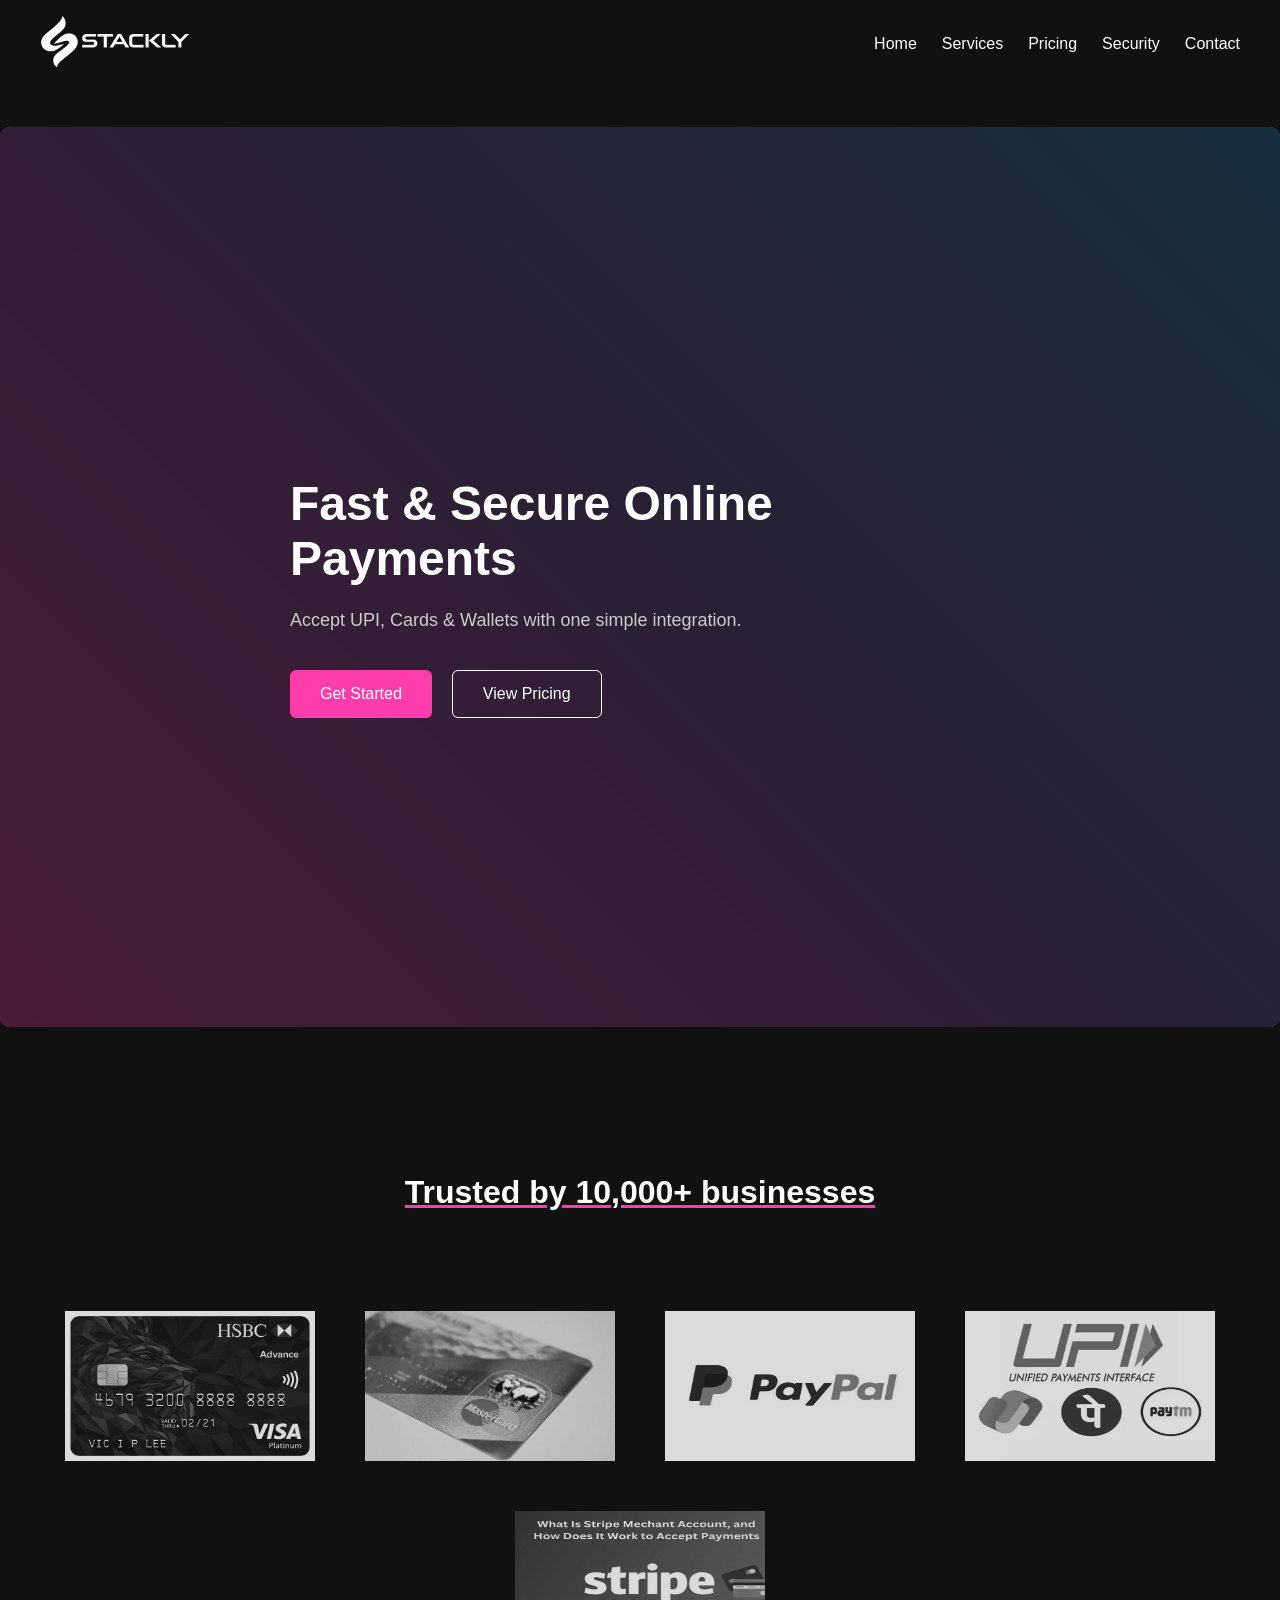
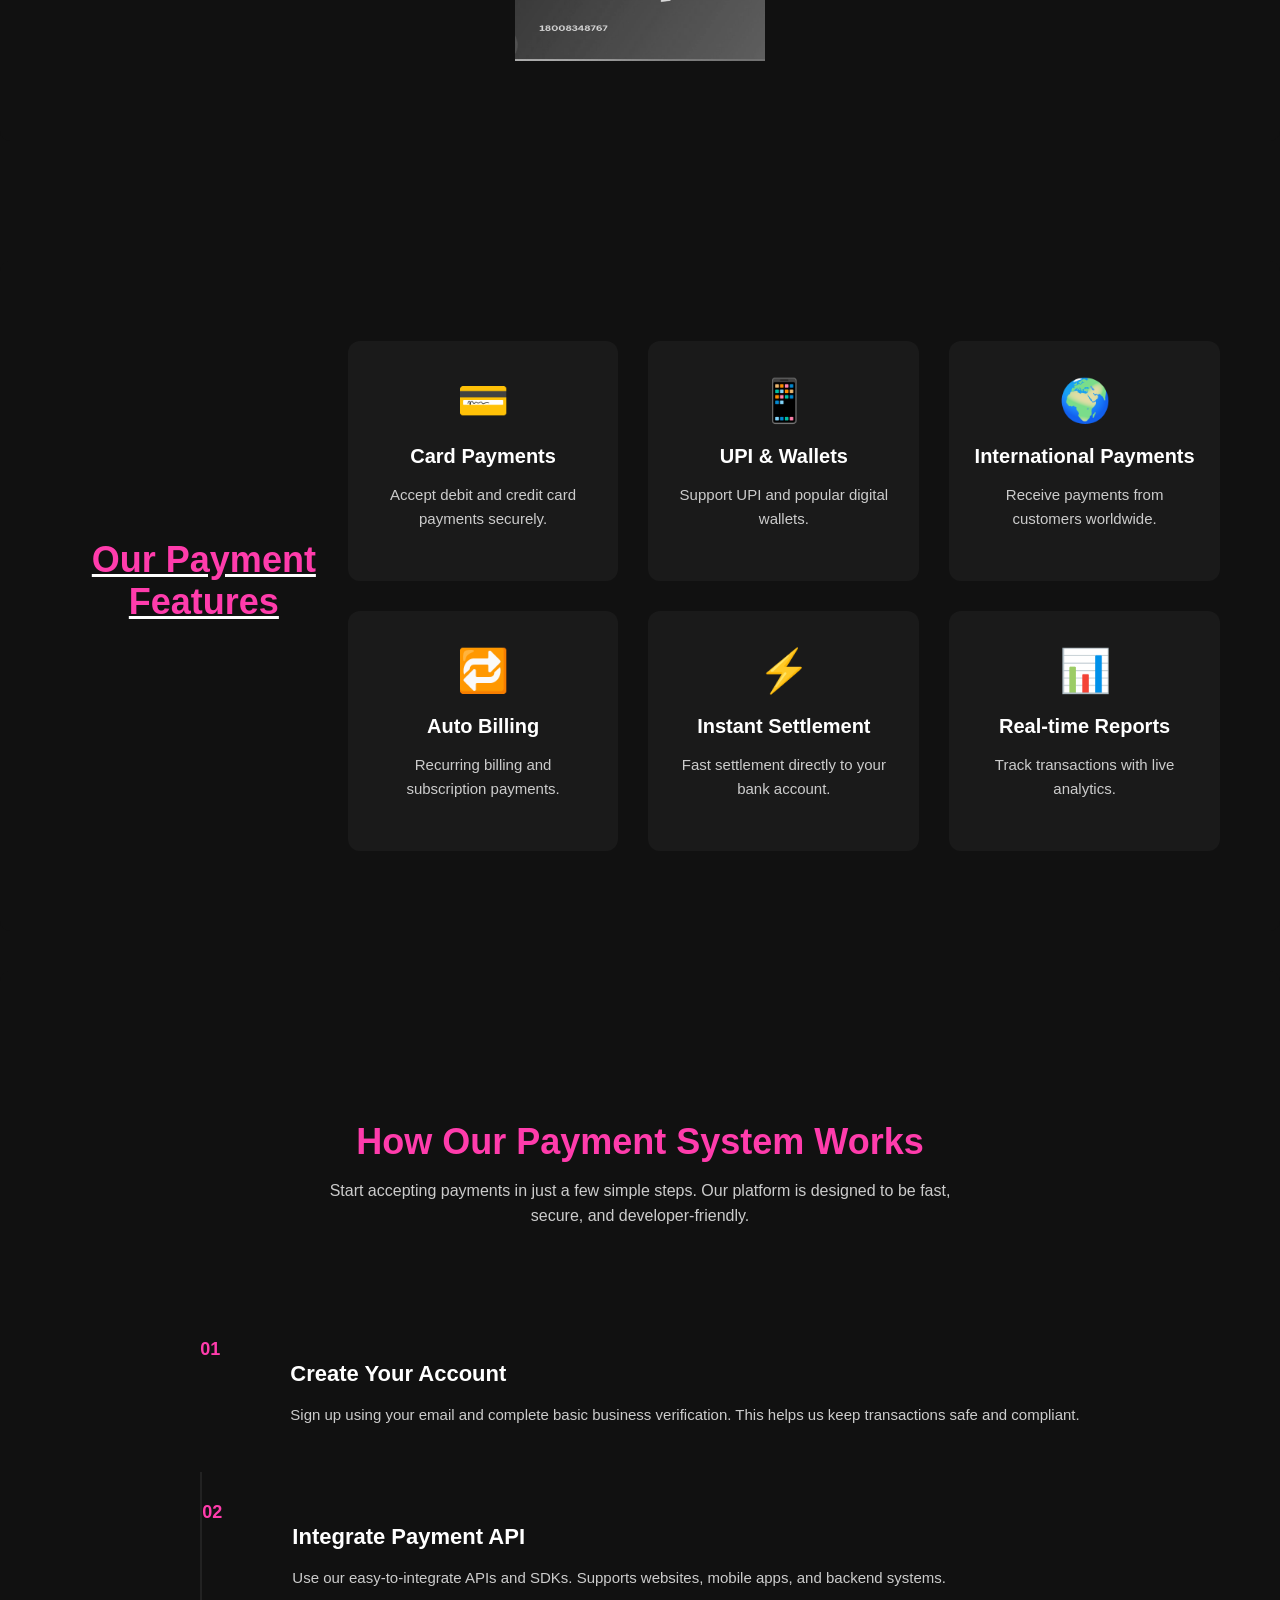
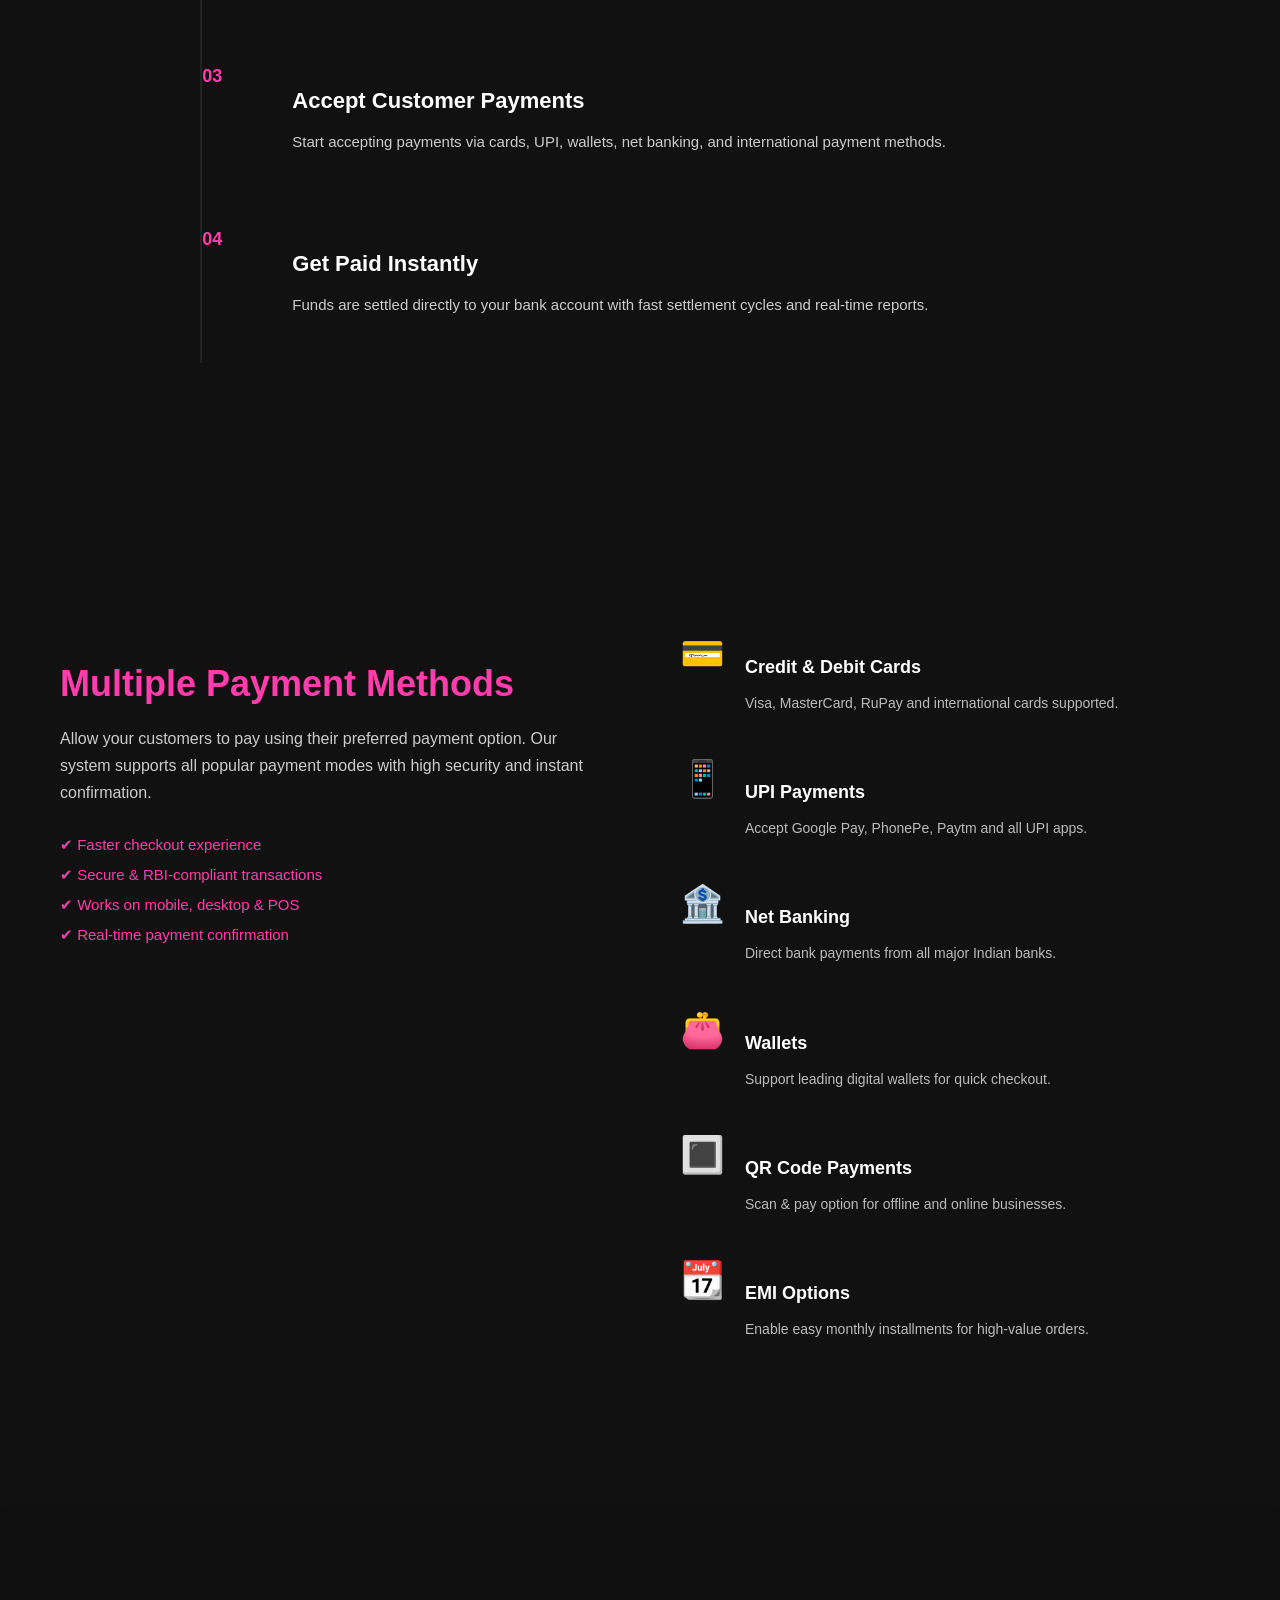
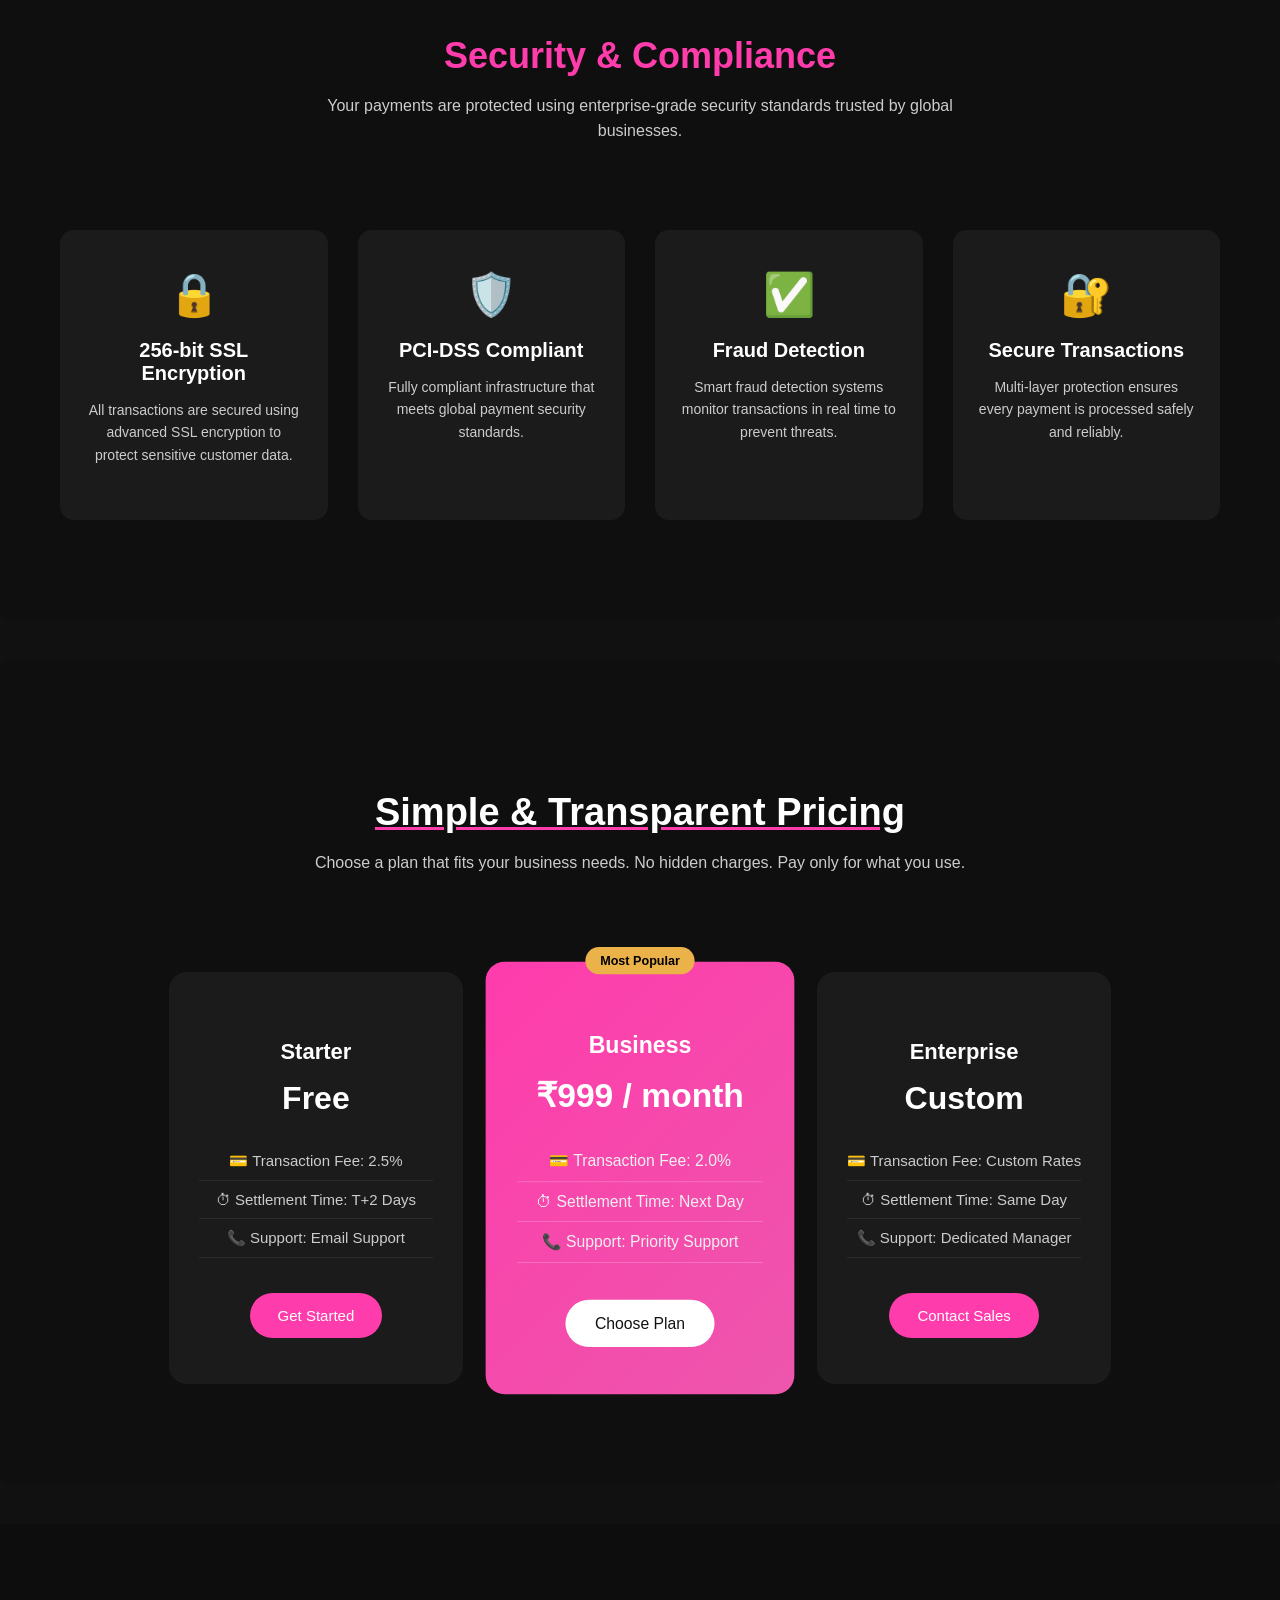
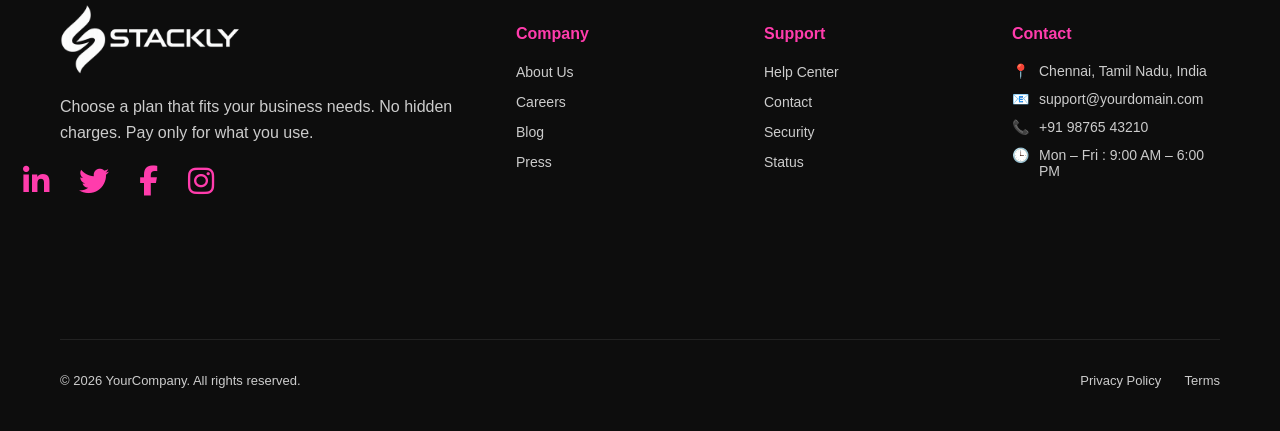
<file: index.html>
<!DOCTYPE html>
<html lang="en">

<head>
  <meta charset="UTF-8">
  <meta name="viewport" content="width=device-width, initial-scale=1.0">
  <title>Payment</title>
  <link rel="stylesheet" href="./style.css">


  <link rel="stylesheet" href="https://cdnjs.cloudflare.com/ajax/libs/font-awesome/6.5.1/css/all.min.css">

</head>

<body>

  <nav>
    <a href="#">
      <img src="./logo 2.webp" alt="Logo" class="logo">
    </a>
    <!-- <img src="./logo 2.webp" alt="Logo" class="logo"> -->


    <!-- Hamburger -->
    <div class="hamburger" id="hamburger">☰</div>

    <ul id="nav-links">
      <li><a href="#">Home</a></li>
      <li><a href="./404.html">Services</a></li>
      <li><a href="./404.html">Pricing</a></li>
      <li><a href="./404.html">Security</a></li>
      <li><a href="./404.html">Contact</a></li>
    </ul>
  </nav>





  <section class="hero sec fade">
    <!-- Background Video -->
    <video class="hero-video" autoplay muted loop playsinline>
      <source src="./herovc.mp4" type="video/mp4">
      Your browser does not support the video tag.
    </video>

    <!-- Overlay -->
    <div class="overlay"></div>

    <!-- Content -->
    <div class="hero-content">
      <h1>Fast & Secure Online Payments</h1>
      <p>Accept UPI, Cards & Wallets with one simple integration.</p>

      <div class="hero-buttons">
        <button onclick="window.location.href='./404.html'" class="btn primary">Get Started</button>
        <button onclick="window.location.href='./404.html'" class="btn secondary">View Pricing</button>
      </div>
    </div>
  </section>





  <section class="trusted sec left">
    <h1 class="trusted-text">Trusted by 10,000+ businesses</h1>

    <div class="partners">
      <img src="./visa.webp" alt="Visa">
      <img src="./mastercard.webp" alt="MasterCard">
      <img src="./paypal.webp" alt="PayPal">
      <img src="./upi.webp" alt="UPI">
      <img src="./stripe.webp" alt="Stripe">
    </div>
  </section>





  <section class="features sec right">
    <h2 class="features-title">Our Payment Features</h2>

    <div class="features-grid">

      <div class="feature-card">
        <span>💳</span>
        <h3>Card Payments</h3>
        <p>Accept debit and credit card payments securely.</p>
      </div>

      <div class="feature-card">
        <span>📱</span>
        <h3>UPI & Wallets</h3>
        <p>Support UPI and popular digital wallets.</p>
      </div>

      <div class="feature-card">
        <span>🌍</span>
        <h3>International Payments</h3>
        <p>Receive payments from customers worldwide.</p>
      </div>

      <div class="feature-card">
        <span>🔁</span>
        <h3>Auto Billing</h3>
        <p>Recurring billing and subscription payments.</p>
      </div>

      <div class="feature-card">
        <span>⚡</span>
        <h3>Instant Settlement</h3>
        <p>Fast settlement directly to your bank account.</p>
      </div>

      <div class="feature-card">
        <span>📊</span>
        <h3>Real-time Reports</h3>
        <p>Track transactions with live analytics.</p>
      </div>

    </div>
  </section>










  <section class="how-it-works sec zoom">

    <h2 class="how-title">How Our Payment System Works</h2>
    <p class="how-subtitle">
      Start accepting payments in just a few simple steps.
      Our platform is designed to be fast, secure, and developer-friendly.
    </p>

    <ol class="how-steps">

      <li class="how-step">
        <span class="step-number">01</span>
        <div class="step-content">
          <h3>Create Your Account</h3>
          <p>
            Sign up using your email and complete basic business verification.
            This helps us keep transactions safe and compliant.
          </p>
        </div>
      </li>

      <li class="how-step">
        <span class="step-number">02</span>
        <div class="step-content">
          <h3>Integrate Payment API</h3>
          <p>
            Use our easy-to-integrate APIs and SDKs.
            Supports websites, mobile apps, and backend systems.
          </p>
        </div>
      </li>

      <li class="how-step">
        <span class="step-number">03</span>
        <div class="step-content">
          <h3>Accept Customer Payments</h3>
          <p>
            Start accepting payments via cards, UPI, wallets, net banking,
            and international payment methods.
          </p>
        </div>
      </li>

      <li class="how-step">
        <span class="step-number">04</span>
        <div class="step-content">
          <h3>Get Paid Instantly</h3>
          <p>
            Funds are settled directly to your bank account with fast
            settlement cycles and real-time reports.
          </p>
        </div>
      </li>

    </ol>

  </section>












  <section class="payment-methods sec rotate">
    <div class="payment-wrapper">

      <!-- LEFT CONTENT -->
      <div class="payment-info">
        <h2>Multiple Payment Methods</h2>

        <p>
          Allow your customers to pay using their preferred payment option.
          Our system supports all popular payment modes with high security
          and instant confirmation.
        </p>

        <ul class="payment-points">
          <li>✔ Faster checkout experience</li>
          <li>✔ Secure & RBI-compliant transactions</li>
          <li>✔ Works on mobile, desktop & POS</li>
          <li>✔ Real-time payment confirmation</li>
        </ul>
      </div>

      <!-- RIGHT LIST -->
      <div class="payment-list">

        <div class="payment-item">
          <span class="icon">💳</span>
          <div>
            <h4>Credit & Debit Cards</h4>
            <p>Visa, MasterCard, RuPay and international cards supported.</p>
          </div>
        </div>

        <div class="payment-item">
          <span class="icon">📱</span>
          <div>
            <h4>UPI Payments</h4>
            <p>Accept Google Pay, PhonePe, Paytm and all UPI apps.</p>
          </div>
        </div>

        <div class="payment-item">
          <span class="icon">🏦</span>
          <div>
            <h4>Net Banking</h4>
            <p>Direct bank payments from all major Indian banks.</p>
          </div>
        </div>

        <div class="payment-item">
          <span class="icon">👛</span>
          <div>
            <h4>Wallets</h4>
            <p>Support leading digital wallets for quick checkout.</p>
          </div>
        </div>

        <div class="payment-item">
          <span class="icon">🔳</span>
          <div>
            <h4>QR Code Payments</h4>
            <p>Scan & pay option for offline and online businesses.</p>
          </div>
        </div>

        <div class="payment-item">
          <span class="icon">📆</span>
          <div>
            <h4>EMI Options</h4>
            <p>Enable easy monthly installments for high-value orders.</p>
          </div>
        </div>

      </div>

    </div>
  </section>











  <section class="security-section sec fade">
    <div class="security-header">
      <h2>Security & Compliance</h2>
      <p>
        Your payments are protected using enterprise-grade security
        standards trusted by global businesses.
      </p>
    </div>

    <div class="security-cards">

      <div class="security-card">
        <div class="icon">🔒</div>
        <h3>256-bit SSL Encryption</h3>
        <p>
          All transactions are secured using advanced SSL encryption
          to protect sensitive customer data.
        </p>
      </div>

      <div class="security-card">
        <div class="icon">🛡️</div>
        <h3>PCI-DSS Compliant</h3>
        <p>
          Fully compliant infrastructure that meets global payment
          security standards.
        </p>
      </div>

      <div class="security-card">
        <div class="icon">✅</div>
        <h3>Fraud Detection</h3>
        <p>
          Smart fraud detection systems monitor transactions
          in real time to prevent threats.
        </p>
      </div>

      <div class="security-card">
        <div class="icon">🔐</div>
        <h3>Secure Transactions</h3>
        <p>
          Multi-layer protection ensures every payment
          is processed safely and reliably.
        </p>
      </div>

    </div>
  </section>









  <section class="pricing-section sec fade">
    <div class="pricing-header">
      <h2>Simple & Transparent Pricing</h2>
      <p>
        Choose a plan that fits your business needs.
        No hidden charges. Pay only for what you use.
      </p>
    </div>

    <div class="pricing-cards">

      <!-- STARTER -->
      <div class="pricing-card">
        <h3>Starter</h3>
        <div class="price">Free</div>

        <ul class="pricing-features">
          <li>💳 Transaction Fee: 2.5%</li>
          <li>⏱ Settlement Time: T+2 Days</li>
          <li>📞 Support: Email Support</li>
        </ul>

        <button onclick="window.location.href='./404.html'" class="pricing-btn">Get Started</button>
      </div>

      <!-- BUSINESS (HIGHLIGHTED) -->
      <div class="pricing-card popular">
        <span class="badge">Most Popular</span>
        <h3>Business</h3>
        <div class="price">₹999 / month</div>

        <ul class="pricing-features">
          <li>💳 Transaction Fee: 2.0%</li>
          <li>⏱ Settlement Time: Next Day</li>
          <li>📞 Support: Priority Support</li>
        </ul>

        <button onclick="window.location.href='./404.html'" class="pricing-btn">Choose Plan</button>
      </div>

      <!-- ENTERPRISE -->
      <div class="pricing-card">
        <h3>Enterprise</h3>
        <div class="price">Custom</div>

        <ul class="pricing-features">
          <li>💳 Transaction Fee: Custom Rates</li>
          <li>⏱ Settlement Time: Same Day</li>
          <li>📞 Support: Dedicated Manager</li>
        </ul>

        <button onclick="window.location.href='./404.html'" class="pricing-btn">Contact Sales</button>
      </div>

    </div>
  </section>







  <!-- =========================
     FOOTER
========================= -->
  <footer class="footer">

    <div class="footer-container">

      <!-- BRAND -->
      <div class="pricing-header">
        <a href="#"><img src="./logo 2.webp" alt="" width="180px" height="70px"></a>
        <p>
          Choose a plan that fits your business needs.
          No hidden charges. Pay only for what you use.
        </p>

        <div class="pricing-social">
          <a href="#"><i class="fa-brands fa-linkedin-in"></i></a>
          <a href="#"><i class="fa-brands fa-twitter"></i></a>
          <a href="#"><i class="fa-brands fa-facebook-f"></i></a>
          <a href="#"><i class="fa-brands fa-instagram"></i></a>
        </div>
      </div>


      <!-- COMPANY -->
      <div class="footer-col ft">
        <h4>Company</h4>
        <ul>
          <li><a href="./404.html">About Us</a></li>
          <li><a href="./404.html">Careers</a></li>
          <li><a href="./404.html">Blog</a></li>
          <li><a href="./404.html">Press</a></li>
        </ul>
      </div>



      <!-- SUPPORT -->
      <div class="footer-col ft">
        <h4>Support</h4>
        <ul>
          <li><a href="./404.html">Help Center</a></li>
          <li><a href="./404.html">Contact</a></li>
          <li><a href="./404.html">Security</a></li>
          <li><a href="./404.html">Status</a></li>
        </ul>
      </div>


      <div class="footer-col">
        <h4>Contact</h4>

        <ul class="contact-list">
          <li>
            📍 <span>Chennai, Tamil Nadu, India</span>
          </li>

          <li>
            📧 <a href="./404.html">
              support@yourdomain.com
            </a>
          </li>

          <li>
            📞 <a href="./404.html">
              +91 98765 43210
            </a>
          </li>

          <li>
            🕒 <span>Mon – Fri : 9:00 AM – 6:00 PM</span>
          </li>
        </ul>
      </div>

    </div>

    <!-- BOTTOM -->
    <div class="footer-bottom">
      <p>© 2026 YourCompany. All rights reserved.</p>
      <div class="footer-links">
        <a href="./404.html">Privacy Policy</a>
        <a href="./404.html">Terms</a>
      </div>
    </div>

  </footer>





  <script src="./script.js"></script>
</body>

</html>
</file>
<file: style.css>
/* =========================
   GLOBAL
========================= */
* {
  box-sizing: border-box;
}

body {
  background: #111;
  font-family: Arial, sans-serif;
  margin: 0;
  overflow-x: hidden;
}

section {
  position: relative;
  z-index: 2;
}

/* =========================
   NAVBAR
========================= */
nav {
  position: sticky;
  top: 0;
  z-index: 9999;
  background: #111;

  display: flex;
  justify-content: space-between;
  align-items: center;
  padding: 15px 40px;
}

.logo {
  width: 150px;
  height: auto;
}

nav ul {
  list-style: none;
  display: flex;
  gap: 25px;
  margin: 0;
  padding: 0;
}

nav ul li a {
  position: relative;
  color: white;
  text-decoration: none;
  font-size: 16px;
  transition: color 0.3s ease;
}

nav ul li a::after {
  content: "";
  position: absolute;
  left: 0;
  bottom: -4px;
  width: 0;
  height: 2px;
  background: #ff3cac;
  transition: width 0.3s ease;
}

nav ul li a:hover {
  color: #ff3cac;
}

nav ul li a:hover::after {
  width: 100%;
}



.hamburger {
  display: none;
  font-size: 32px;
  color: white;
  cursor: pointer;
}

/* =========================
   MOBILE NAV
========================= */
@media (max-width: 768px) {
  .hamburger {
    display: block;
  }

  nav ul {
    position: absolute;
    top: 70px;
    left: 0;
    width: 100%;
    background: #111;
    flex-direction: column;
    align-items: center;
    display: none;
  }

  nav ul.active {
    display: flex;
  }

  nav ul li {
    padding: 15px 0;
  }
}












/* =========================
   HERO SECTION
========================= */
.hero {
  position: relative;
  min-height: 100vh;
  overflow: hidden;

  display: flex;
  justify-content: center;
  align-items: center;

  padding: 0 80px;
  background: #111;
}

.hero-video {
  position: absolute;
  top: 0;
  left: 0;
  width: 100%;
  height: 100%;
  object-fit: cover;
  z-index: -2;
}

.overlay {
  position: absolute;
  top: 0;
  left: 0;
  width: 100%;
  height: 100%;
  background: rgba(17, 17, 17, 0.75);
  z-index: -1;
}

.hero-content {
  max-width: 700px;
  color: #fff;
}

.hero-content h1 {
  font-size: 48px;
  margin-bottom: 20px;
}

.hero-content p {
  font-size: 18px;
  color: #ccc;
  margin-bottom: 35px;
  line-height: 1.6;
}

.hero-buttons {
  display: flex;
  gap: 20px;
}

.btn {
  padding: 14px 30px;
  font-size: 16px;
  border-radius: 6px;
  cursor: pointer;
  border: none;
}

.btn.primary {
  background: #ff3cac;
  color: #fff;
}

.btn.secondary {
  background: transparent;
  color: #fff;
  border: 1px solid #fff;
}

/* HERO MOBILE */
@media (max-width:768px) {
  .hero {
    padding: 0 20px;
    text-align: center;
  }

  .hero-content h1 {
    font-size: 32px;
  }

  .hero-content p {
    font-size: 16px;
  }

  .hero-buttons {
    flex-direction: column;
  }

  .btn {
    width: 100%;
  }
}











/* =========================
   SCROLL ANIMATION SECTIONS
========================= */
.sec {
  /* height:150px; */
  margin: 40px auto;
  background: linear-gradient(45deg, #ff3cac, #784ba0, #2b86c5);
  color: white;

  display: flex;
  justify-content: center;
  align-items: center;
  font-size: 22px;
  border-radius: 10px;

  opacity: 0;
  transform: translateY(60px);
  transition: 0.8s ease;
}

.sec.show {
  opacity: 1;
  transform: translateY(0);
}











/* =========================
   TRUSTED SECTION
========================= */
.trusted {
  background: #111;
  padding: 80px 30px;
  text-align: center;
  margin-bottom: 120px;
  display: flex;
  flex-direction: column;
}

.trusted-text {
  color: #fff;
  font-size: 32px;
  margin-bottom: 100px;
  text-decoration: underline;
  text-decoration-color: rgb(255, 60, 172);
}

.partners {
  display: flex;
  justify-content: center;
  align-items: center;
  gap: 50px;
  flex-wrap: wrap;
}

.partners img {
  height: 150px;
  width: 250px;
  opacity: 0.85;
  filter: grayscale(100%);
  transition: 0.3s;
}

.partners img:hover {
  opacity: 1;
  filter: grayscale(0%);
  scale: 1.2;
}

/* TRUSTED MOBILE */
@media (max-width:768px) {
  .trusted {
    padding: 80px 20px;
    display: flex;
    flex-direction: column;
    gap: 40px;
  }

  .trusted-text {
    font-size: 25px;
  }

  .partners {
    gap: 25px;
    display: flex;
    flex-direction: column;
  }

  .partners img {
    height: 150px;
    width: 250px;
  }
}













/* =========================
   FEATURES SECTION
========================= */
.features {
  background: #111;
  padding: 80px 60px;
  text-align: center;
}

.features-title {
  color: rgb(255, 60, 172);
  font-size: 36px;
  margin-bottom: 60px;
  text-decoration: white underline;
}

.features-grid {
  display: grid;
  grid-template-columns: repeat(3, 1fr);
  gap: 30px;
}

.feature-card {
  background: #1a1a1a;
  padding: 35px 25px;
  border-radius: 12px;
  color: #fff;
  transition: 0.3s;
}

.feature-card:hover {
  transform: translateY(-6px);
  box-shadow: 0px 0px 10px 5px rgb(255, 60, 172);
  border: 2px solid rgb(255, 60, 172);
}

.feature-card:hover span {
  scale: 1.6;
}

.feature-card span {
  font-size: 42px;
  display: block;
  margin-bottom: 20px;
}

.feature-card h3 {
  font-size: 20px;
  margin-bottom: 10px;
}

.feature-card p {
  font-size: 15px;
  color: #ccc;
  line-height: 1.6;
}

/* FEATURES MOBILE */
@media (max-width:768px) {
  .features {
    padding: 60px 20px;
    display: flex;
    flex-direction: column;
  }

  .features-title {
    font-size: 28px;
  }

  .features-grid {
    grid-template-columns: 1fr;
    gap: 20px;
  }
}










/* =========================
   HOW IT WORKS SECTION
========================= */
.how-it-works {
  background: #111;
  padding: 120px 60px;
  color: #fff;
  text-align: left;

  display: flex;
  flex-direction: column;
}

/* TITLE */
.how-title {
  font-size: 36px;
  margin-bottom: 15px;
  text-align: center;
  color: rgb(255, 60, 172);
}

.how-subtitle {
  font-size: 16px;
  color: #ccc;
  text-align: center;
  max-width: 650px;
  margin: 0 auto 80px;
  line-height: 1.6;
}

/* STEPS LIST */
.how-steps {
  list-style: none;
  padding: 0;
  max-width: 900px;
  margin: 0 auto;
}

/* SINGLE STEP */
.how-step {
  display: flex;
  gap: 30px;
  padding: 30px 0;
  border-left: 2px solid #222;
  position: relative;
}

/* NUMBER */
.step-number {
  font-size: 18px;
  font-weight: bold;
  color: #ff3cac;
  min-width: 60px;
}

/* CONTENT */
.step-content h3 {
  font-size: 22px;
  margin-bottom: 10px;
}

.step-content p {
  font-size: 15px;
  color: #ccc;
  line-height: 1.7;
}

/* REMOVE LINE FOR FIRST STEP */
.how-step:first-child {
  border-left: none;
}

/* =========================
   MOBILE (≤768px)
========================= */
@media (max-width:768px) {

  .how-it-works {
    padding: 90px 20px;
  }

  .how-title {
    font-size: 28px;
  }

  .how-subtitle {
    font-size: 15px;
    margin-bottom: 50px;
  }

  .how-step {
    flex-direction: column;
    gap: 12px;
    border-left: none;
    padding: 25px 0;
  }

  .step-number {
    font-size: 16px;
  }

  .step-content h3 {
    font-size: 20px;
  }

  .step-content p {
    font-size: 14px;
  }
}











/* =========================
   PAYMENT METHODS SECTION
========================= */
.payment-methods {
  background: #111;
  padding: 110px 60px;
  color: #fff;
}

/* WRAPPER */
.payment-wrapper {
  display: grid;
  grid-template-columns: 1fr 1fr;
  gap: 80px;
  align-items: flex-start;
}

/* LEFT CONTENT */
.payment-info h2 {
  font-size: 36px;
  margin-bottom: 20px;
  color: rgb(255, 60, 172);
}

.payment-info p {
  color: #ccc;
  font-size: 16px;
  line-height: 1.7;
  margin-bottom: 30px;
}

/* POINTS */
.payment-points {
  list-style: none;
  padding: 0;
}

.payment-points li {
  margin-bottom: 12px;
  font-size: 15px;
  color: rgb(255, 60, 172);
}

/* =========================
   RIGHT LIST
========================= */
.payment-list {
  display: flex;
  flex-direction: column;
  gap: 30px;
}

/* ITEM */
.payment-item {
  display: flex;
  gap: 20px;
  align-items: flex-start;
}

.payment-item .icon {
  font-size: 36px;
  min-width: 45px;
}

/* TEXT */
.payment-item h4 {
  font-size: 18px;
  margin-bottom: 6px;
}

.payment-item p {
  font-size: 14px;
  color: #bbb;
  line-height: 1.6;
}

@media (max-width: 768px) {

  .payment-methods {
    padding: 80px 20px;
  }

  .payment-wrapper {
    grid-template-columns: 1fr;
    gap: 50px;
  }

  .payment-info h2 {
    font-size: 28px;
    text-align: center;
  }

  .payment-info p {
    text-align: center;
  }

  .payment-points {
    text-align: center;
  }

  .payment-list {
    gap: 25px;
  }

  .payment-item {
    gap: 15px;
  }

  .payment-item .icon {
    font-size: 32px;
  }
}











/* ============================
   SECURITY & COMPLIANCE
============================ */
.security-section {
  padding: 100px 60px;
  background: #0f0f0f;
  color: #ffffff;
  text-align: center;

  flex-direction: column;
}

/* HEADER */
.security-header {
  max-width: 700px;
  margin: 0 auto 70px;
}

.security-header h2 {
  font-size: 36px;
  margin-bottom: 15px;
  color: rgb(255, 60, 172);
}

.security-header p {
  font-size: 16px;
  color: #cccccc;
  line-height: 1.6;
}

/* CARD GRID */
.security-cards {
  display: grid;
  grid-template-columns: repeat(4, 1fr);
  gap: 30px;
}

/* CARD */
.security-card {
  background: #1b1b1b;
  padding: 40px 25px;
  border-radius: 14px;
  transition: 0.3s ease;
}

.security-card .icon {
  font-size: 42px;
  margin-bottom: 20px;
}

.security-card h3 {
  font-size: 20px;
  margin-bottom: 12px;
}

.security-card p {
  font-size: 14px;
  color: #cccccc;
  line-height: 1.6;
}

/* HOVER EFFECT */
.security-card:hover {
  transform: translateY(-8px);
  box-shadow: 0 20px 40px rgba(0, 0, 0, 0.4);
  border-bottom: 10px solid rgb(255, 60, 172);
}


.security-card:hover h3 {
  scale: 1.2;
  color: rgb(255, 60, 172);
}


@media (max-width:768px) {

  .security-section {
    padding: 80px 20px;
  }

  .security-header h2 {
    font-size: 28px;
  }

  .security-header p {
    font-size: 15px;
  }

  .security-cards {
    grid-template-columns: 1fr;
    gap: 20px;
  }

  .security-card {
    padding: 35px 20px;
  }

  .security-card .icon {
    font-size: 36px;
  }
}











/* =========================
   PRICING SECTION
========================= */
.pricing-section {
  padding: 100px 60px;
  background: #0f0f0f;
  color: #ffffff;
  text-align: center;

  flex-direction: column;
}

/* HEADER */
.pricing-header {
  max-width: 750px;
  margin: 0 auto 80px;
}

.pricing-header h2 {
  font-size: 38px;
  margin-bottom: 15px;
  text-decoration: rgb(255, 60, 172) underline;
}

.pricing-header p {
  font-size: 16px;
  color: #cccccc;
  line-height: 1.6;
}

/* CARD WRAPPER */
.pricing-cards {
  display: grid;
  grid-template-columns: repeat(3, 1fr);
  gap: 30px;
}

/* CARD */
.pricing-card {
  background: #1b1b1b;
  padding: 45px 30px;
  border-radius: 18px;
  position: relative;
  transition: 0.3s ease;
}

.pricing-card h3 {
  font-size: 22px;
  margin-bottom: 15px;
}

.price {
  font-size: 32px;
  font-weight: 700;
  margin-bottom: 25px;
}

/* FEATURES */
.pricing-features {
  list-style: none;
  padding: 0;
  margin-bottom: 35px;
}

.pricing-features li {
  font-size: 15px;
  color: #cccccc;
  padding: 10px 0;
  border-bottom: 1px solid #2a2a2a;
}

/* BUTTON */
.pricing-btn {
  padding: 14px 28px;
  border: none;
  border-radius: 30px;
  background: rgb(255, 60, 172);
  color: #ffffff;
  font-size: 15px;
  cursor: pointer;
  transition: 0.3s ease;
}

.pricing-btn:hover {
  background: rgb(255, 60, 172);
}

/* POPULAR PLAN */
.pricing-card.popular {
  background: linear-gradient(135deg, rgb(255, 60, 172), rgb(237, 86, 172));
  transform: scale(1.05);
}

.pricing-card.popular .pricing-features li {
  border-color: rgba(255, 255, 255, 0.2);
  color: #f0f0f0;
}

.pricing-card.popular .pricing-btn {
  background: #ffffff;
  color: #111;
}

.badge {
  position: absolute;
  top: -14px;
  left: 50%;
  transform: translateX(-50%);
  background: rgb(235, 178, 73);
  color: #000;
  font-size: 12px;
  padding: 6px 14px;
  border-radius: 20px;
  font-weight: 600;
}

/* HOVER */
.pricing-card:hover {
  transform: translateY(-10px);
  box-shadow: 0 25px 50px rgba(0, 0, 0, 0.4);
}

@media (max-width:768px) {

  .pricing-section {
    padding: 80px 20px;
  }

  .pricing-header h2 {
    font-size: 28px;
  }

  .pricing-header p {
    font-size: 15px;
  }

  .pricing-cards {
    grid-template-columns: 1fr;
    gap: 25px;
  }

  .pricing-card.popular {
    transform: none;
  }

  .price {
    font-size: 28px;
  }
}















/* =========================
   FOOTER
========================= */
.footer {
  background: #0d0d0d;
  color: #ccc;
  padding: 80px 60px 30px;
}

/* CONTAINER */
.footer-container {
  display: grid;
  grid-template-columns: 2fr 1fr 1fr 1fr;
  gap: 40px;
  margin-bottom: 60px;
}

.pricing-social {
  margin-top: 20px;
  display: flex;
  justify-content: center;
  gap: 30px;
  margin-left: -300px;
}

.pricing-social a {
  font-size: 30px;
  color: rgb(255, 60, 172);
  transition: transform 0.3s ease, opacity 0.3s ease;
}

.pricing-social a:hover {
  transform: translateY(-4px);
  opacity: 0.8;
}


/* BRAND */
.footer-brand p {
  font-size: 14px;
  line-height: 1.7;
  max-width: 320px;
}

.footer-logo {
  width: 150px;
  margin-bottom: 20px;
}

/* COLUMNS */
.footer-col h4 {
  color: rgb(255, 60, 172);
  font-size: 16px;
  margin-bottom: 20px;
}

.footer-col ul {
  list-style: none;
  padding: 0;
}

.footer-col ul li {
  margin-bottom: 12px;
}

.footer-col ul li a {
  color: #ccc;
  text-decoration: none;
  font-size: 14px;
  transition: 0.3s;
}

.footer-col ul li a:hover {
  color: #ff3cac;
}

/* BOTTOM */
.footer-bottom {
  border-top: 1px solid #222;
  padding-top: 20px;
  display: flex;
  justify-content: space-between;
  align-items: center;
  font-size: 13px;
}

.footer-links a {
  margin-left: 20px;
  color: #ccc;
  text-decoration: none;
}

.footer-links a:hover {
  color: #ff3cac;
}

.contact-list {
  list-style: none;
  padding: 0;
  margin: 0;
}

.contact-list li {
  display: flex;
  align-items: flex-start;
  gap: 10px;
  font-size: 14px;
  color: #ccc;
  margin-bottom: 12px;
}

.contact-list a {
  color: #ccc;
  text-decoration: none;
}

.contact-list a:hover {
  color: rgb(255, 60, 172);
}


@media (max-width: 768px) {

  /* FOOTER */
  .footer {
    padding: 60px 24px 30px;
  }

  .pricing-header{
    margin-bottom: 20px;
  }

  /* GRID STACK */
  .footer-container {
    grid-template-columns: 1fr;
    gap: 40px;
    margin-bottom: 40px;
  }

  /* BRAND TEXT */
  .footer-brand p {
    max-width: 100%;
    font-size: 14px;
  }

  /* SOCIAL ICONS */
  .pricing-social {
    justify-content: center;
    margin-left: 0;
    gap: 20px;
  }

  .pricing-social a {
    font-size: 26px;
  }

  .ft{
    margin-left: 120px;
    margin-top: -20px;
  }

  /* COLUMN HEADINGS */
  .footer-col h4 {
    font-size: 15px;
  }

  /* LINKS */
  .footer-col ul li a {
    font-size: 14px;
  }

  /* BOTTOM BAR */
  .footer-bottom {
    flex-direction: column;
    gap: 14px;
    text-align: center;
  }

  .footer-links a {
    margin-left: 0;
    margin-right: 12px;
  }

  /* CONTACT LIST */
  .contact-list li {
    font-size: 14px;
  }

}
</file>
